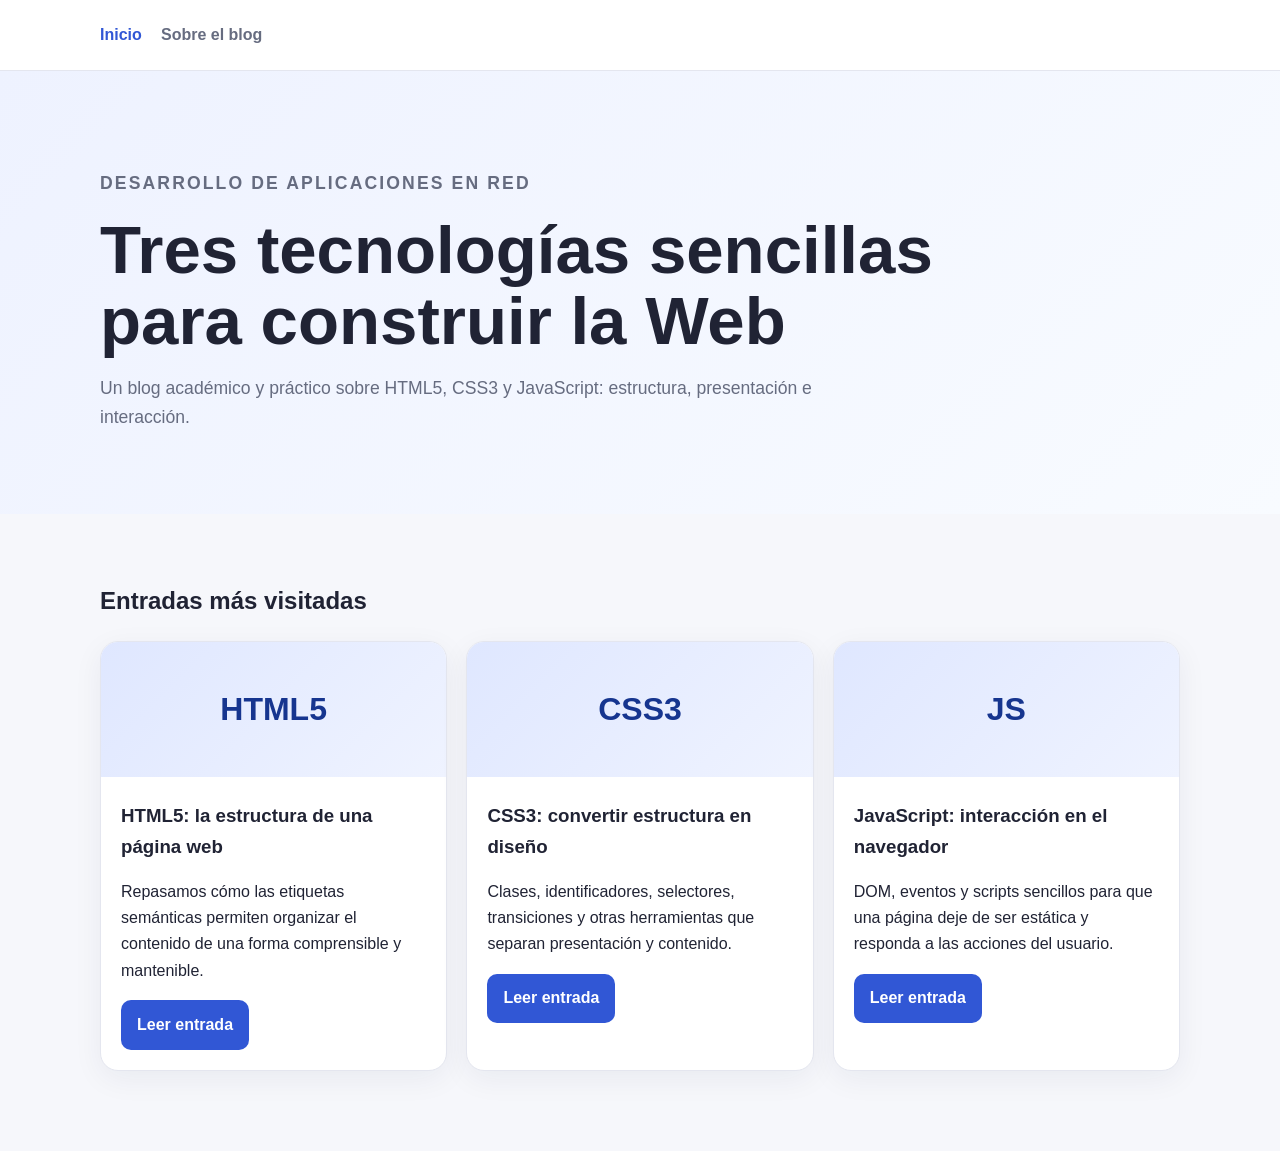
<file: index.html>
<!doctype html>
<html lang="es">
<head>
  <meta charset="utf-8">
  <meta name="viewport" content="width=device-width, initial-scale=1">
  <meta name="description" content="Blog académico sobre HTML5, CSS3 y JavaScript.">
  <title>Web Simple | Blog de Desarrollo en Red</title>
  <link rel="stylesheet" href="css/estilos.css">
</head>
<body>
<header class="cabecera">
  <div class="contenedor nav-wrap">
    <button id="menuBtn" class="menu-btn" aria-label="Abrir menú">☰</button>
    <nav id="menu" class="menu" aria-label="Navegación principal">
      <a class="activo" href="index.html">Inicio</a>
      <a href="sobre.html">Sobre el blog</a>
    </nav>
  </div>
</header>
<main>
  <section class="hero">
    <div class="contenedor">
      <p class="etiqueta">Desarrollo de Aplicaciones en Red</p>
      <h1>Tres tecnologías sencillas para construir la Web</h1>
      <p>Un blog académico y práctico sobre HTML5, CSS3 y JavaScript: estructura, presentación e interacción.</p>
    </div>
  </section>

  <section class="contenedor seccion">
    <h2>Entradas más visitadas</h2>
    <div class="grid">
      <article class="tarjeta">
        <div class="icono">HTML5</div>
        <div class="contenido-tarjeta">
          <h3>HTML5: la estructura de una página web</h3>
          <p>Repasamos cómo las etiquetas semánticas permiten organizar el contenido de una forma comprensible y mantenible.</p>
          <a class="boton" href="posts/html5.html">Leer entrada</a>
        </div>
      </article>
      <article class="tarjeta">
        <div class="icono">CSS3</div>
        <div class="contenido-tarjeta">
          <h3>CSS3: convertir estructura en diseño</h3>
          <p>Clases, identificadores, selectores, transiciones y otras herramientas que separan presentación y contenido.</p>
          <a class="boton" href="posts/css3.html">Leer entrada</a>
        </div>
      </article>
      <article class="tarjeta">
        <div class="icono">JS</div>
        <div class="contenido-tarjeta">
          <h3>JavaScript: interacción en el navegador</h3>
          <p>DOM, eventos y scripts sencillos para que una página deje de ser estática y responda a las acciones del usuario.</p>
          <a class="boton" href="posts/javascript.html">Leer entrada</a>
        </div>
      </article>
    </div>
  </section>
</main>
<script src="js/app.js"></script>
</body>
</html>
</file>
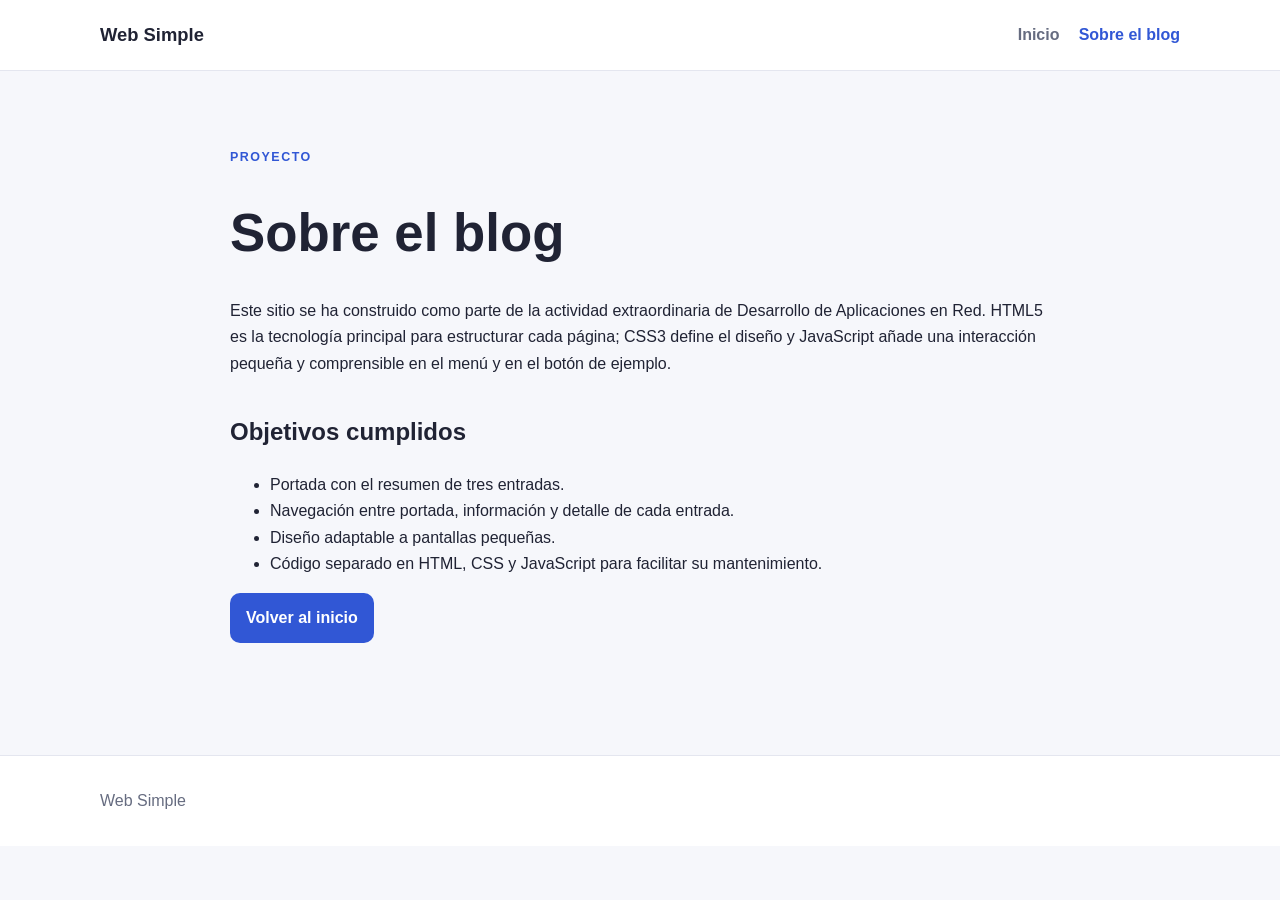
<file: sobre.html>
<!doctype html>
<html lang="es">

<head>
  <meta charset="utf-8"><meta name="viewport" content="width=device-width, initial-scale=1">
   <title> Sobre el blog | Web Simple</title>
    <link rel="stylesheet" href="css/estilos.css"></head>
<body>
  <header class="cabecera">
    <div class="contenedor nav-wrap">
      <a class="marca" href="index.html"> Web Simple</a>
     <button id="menuBtn" class="menu-btn" aria-label="Abrir menú">☰ </button>
      <nav id="menu"  class="menu">
        <a href="index.html">Inicio</a>
        <a class="activo" href="sobre.html">Sobre el blog </a>
      </nav>
    </div>
  </header>
  <main class="contenedor articulo">
    <p class="etiqueta">
      Proyecto
    </p>
    <h1>
      Sobre el blog
    </h1>
    <p>
      Este sitio se ha construido como parte de la actividad extraordinaria
      de Desarrollo de Aplicaciones en Red.
      HTML5 es la tecnología principal para estructurar cada página;
      CSS3 define el diseño y JavaScript añade una interacción pequeña
      y comprensible en el menú y en el botón de ejemplo.
    </p>
    <h2>
      Objetivos cumplidos
    </h2>
    <ul>
      <li>
        Portada con el resumen de tres entradas.
      </li>
      <li>
        Navegación entre portada, información y detalle de cada entrada.
      </li>
      <li>
        Diseño adaptable a pantallas pequeñas.
      </li>
      <li>
        Código separado en HTML, CSS y JavaScript
        para facilitar su mantenimiento.
      </li>
    </ul>
    <p><a class="boton" href="index.html">Volver al inicio</a></p>
  </main>
  <footer class="pie"> <div class="contenedor"> Web Simple </div></footer>
  <script src="js/app.js"></script>
</body>
</html>
</file>
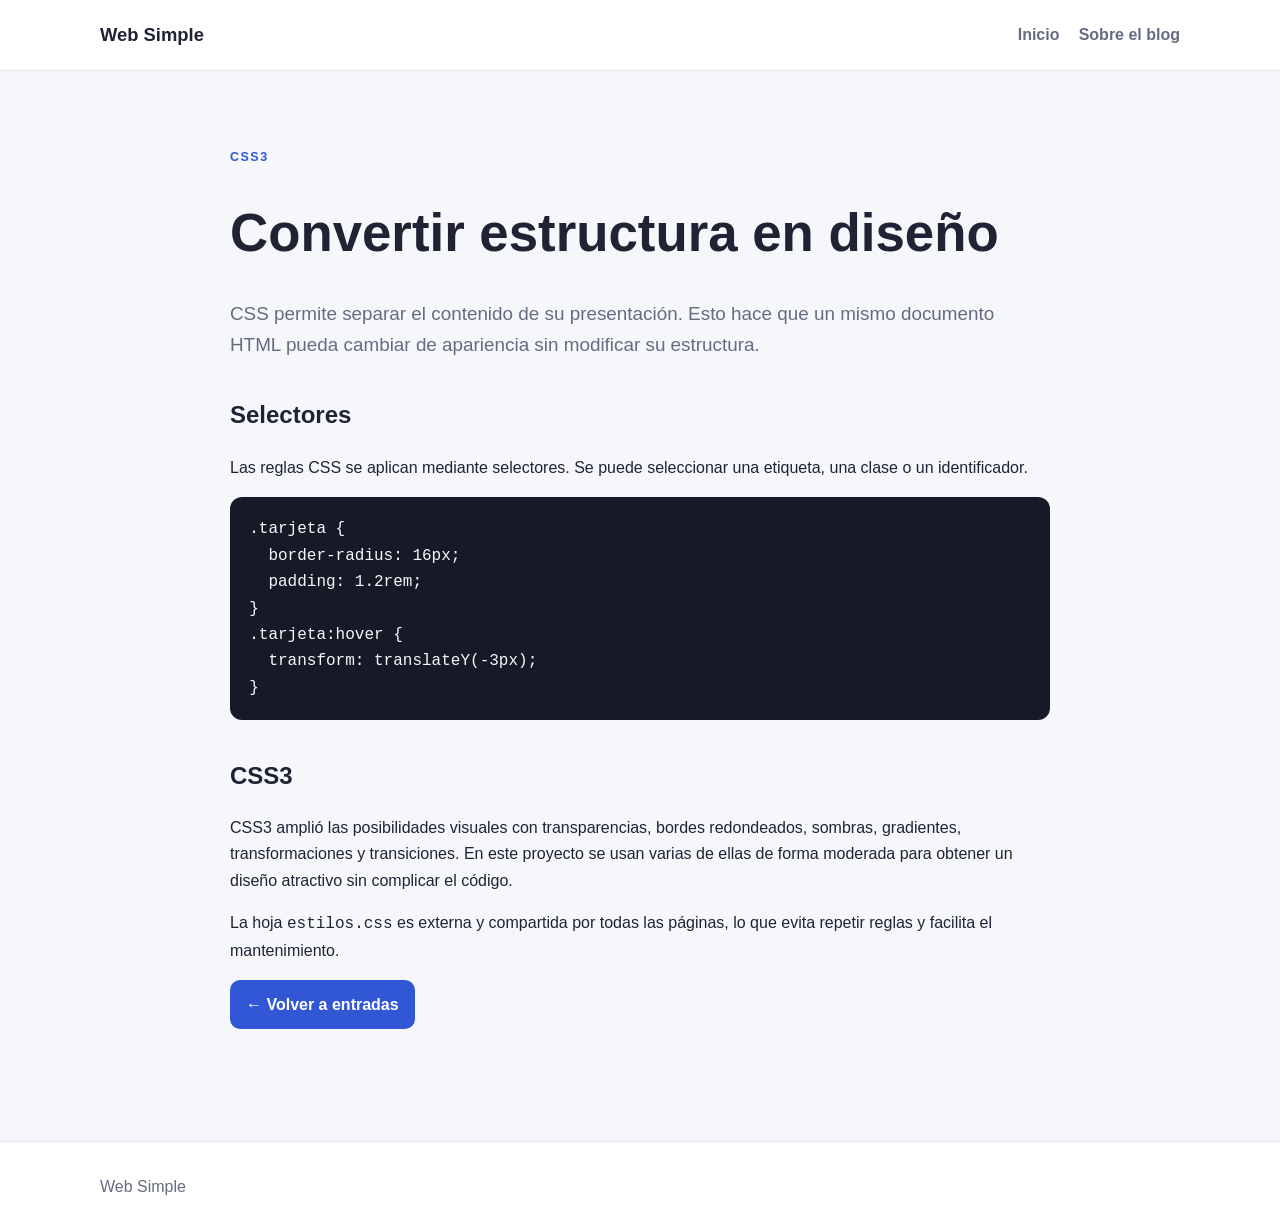
<file: posts/css3.html>
<!doctype html><html lang="es"><head><meta charset="utf-8"><meta name="viewport" content="width=device-width, initial-scale=1"><title>CSS3 | Web Simple</title><link rel="stylesheet" href="../css/estilos.css"></head>
<body><header class="cabecera"><div class="contenedor nav-wrap"><a class="marca" href="../index.html">Web Simple</a><button id="menuBtn" class="menu-btn" aria-label="Abrir menú">☰</button><nav id="menu" class="menu"><a href="../index.html">Inicio</a><a href="../sobre.html">Sobre el blog</a></nav></div></header>
<main class="contenedor articulo"><p class="etiqueta">CSS3</p><h1>Convertir estructura en diseño</h1><p class="entradilla">CSS permite separar el contenido de su presentación. Esto hace que un mismo documento HTML pueda cambiar de apariencia sin modificar su estructura.</p><h2>Selectores</h2><p>Las reglas CSS se aplican mediante selectores. Se puede seleccionar una etiqueta, una clase o un identificador.</p><pre><code>.tarjeta {
  border-radius: 16px;
  padding: 1.2rem;
}
.tarjeta:hover {
  transform: translateY(-3px);
}</code></pre><h2>CSS3</h2><p>CSS3 amplió las posibilidades visuales con transparencias, bordes redondeados, sombras, gradientes, transformaciones y transiciones. En este proyecto se usan varias de ellas de forma moderada para obtener un diseño atractivo sin complicar el código.</p><p>La hoja <code>estilos.css</code> es externa y compartida por todas las páginas, lo que evita repetir reglas y facilita el mantenimiento.</p><p><a class="boton" href="../index.html">← Volver a entradas</a></p></main><footer class="pie"><div class="contenedor">Web Simple</div></footer><script src="../js/app.js"></script></body></html>
</file>
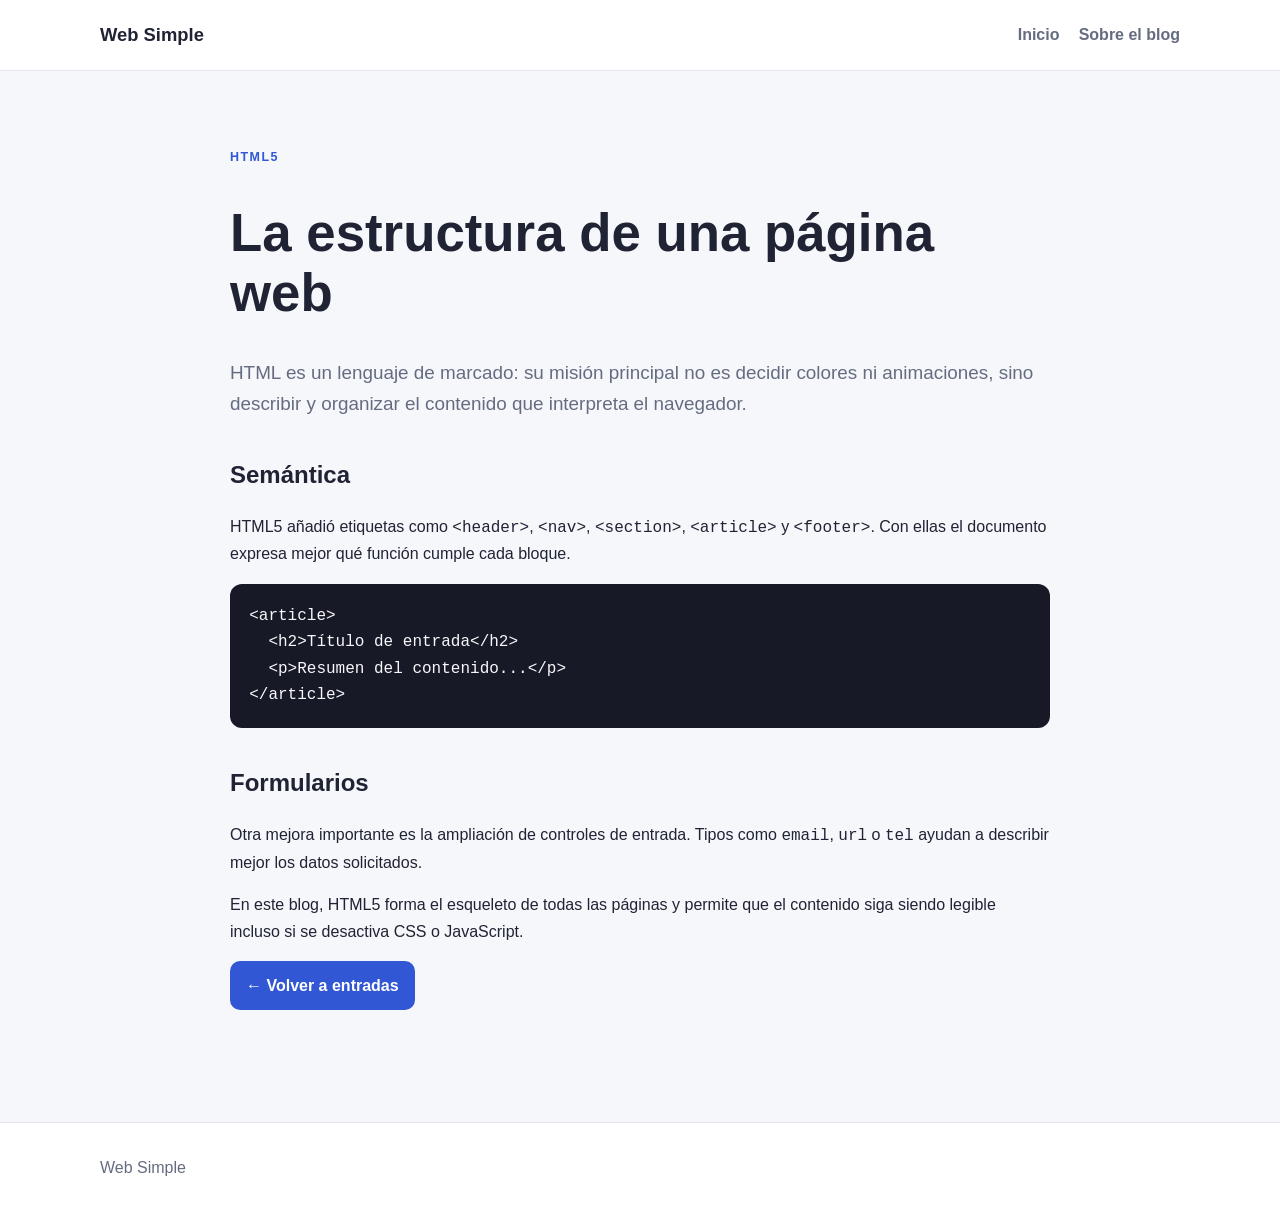
<file: posts/html5.html>
<!doctype html><html lang="es"><head><meta charset="utf-8"><meta name="viewport" content="width=device-width, initial-scale=1"><title>HTML5 | Web Simple</title><link rel="stylesheet" href="../css/estilos.css"></head>
<body><header class="cabecera"><div class="contenedor nav-wrap"><a class="marca" href="../index.html">Web Simple</a><button id="menuBtn" class="menu-btn" aria-label="Abrir menú">☰</button><nav id="menu" class="menu"><a href="../index.html">Inicio</a><a href="../sobre.html">Sobre el blog</a></nav></div></header>
<main class="contenedor articulo"><p class="etiqueta">HTML5</p><h1>La estructura de una página web</h1><p class="entradilla">HTML es un lenguaje de marcado: su misión principal no es decidir colores ni animaciones, sino describir y organizar el contenido que interpreta el navegador.</p><h2>Semántica</h2><p>HTML5 añadió etiquetas como <code>&lt;header&gt;</code>, <code>&lt;nav&gt;</code>, <code>&lt;section&gt;</code>, <code>&lt;article&gt;</code> y <code>&lt;footer&gt;</code>. Con ellas el documento expresa mejor qué función cumple cada bloque.</p><pre><code>&lt;article&gt;
  &lt;h2&gt;Título de entrada&lt;/h2&gt;
  &lt;p&gt;Resumen del contenido...&lt;/p&gt;
&lt;/article&gt;</code></pre><h2>Formularios</h2><p>Otra mejora importante es la ampliación de controles de entrada. Tipos como <code>email</code>, <code>url</code> o <code>tel</code> ayudan a describir mejor los datos solicitados.</p><p>En este blog, HTML5 forma el esqueleto de todas las páginas y permite que el contenido siga siendo legible incluso si se desactiva CSS o JavaScript.</p><p><a class="boton" href="../index.html">← Volver a entradas</a></p></main><footer class="pie"><div class="contenedor">Web Simple</div></footer><script src="../js/app.js"></script></body></html>
</file>
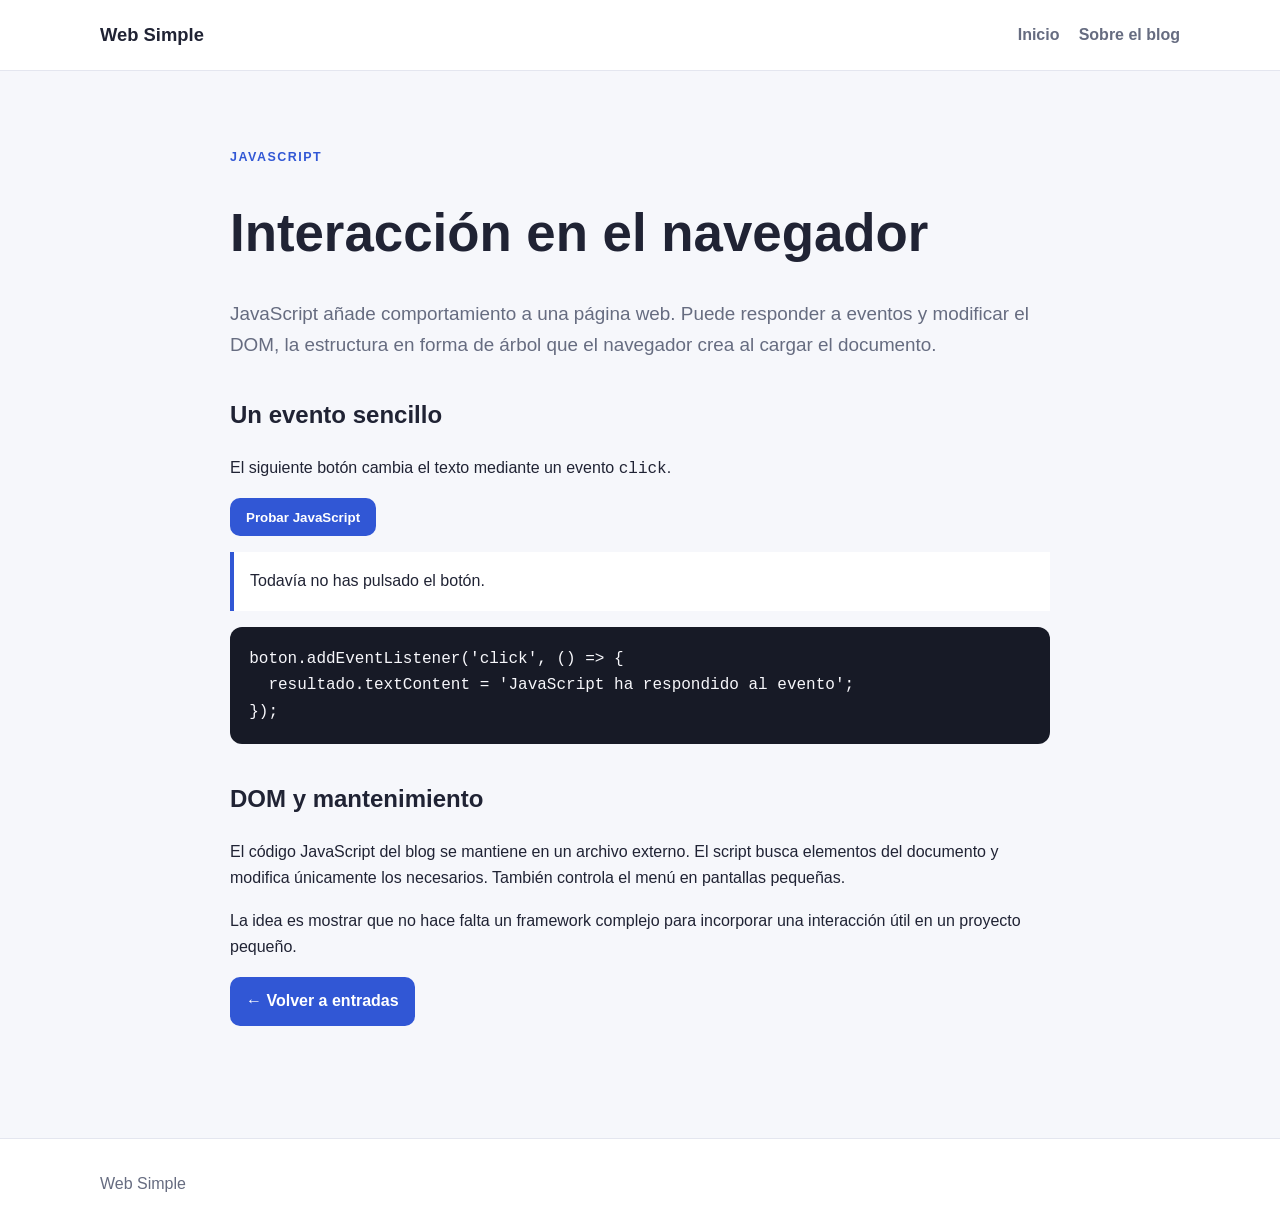
<file: posts/javascript.html>
<!doctype html><html lang="es"><head><meta charset="utf-8"><meta name="viewport" content="width=device-width, initial-scale=1"><title>JavaScript | Web Simple</title><link rel="stylesheet" href="../css/estilos.css"></head>
<body><header class="cabecera"><div class="contenedor nav-wrap"><a class="marca" href="../index.html">Web Simple</a><button id="menuBtn" class="menu-btn" aria-label="Abrir menú">☰</button><nav id="menu" class="menu"><a href="../index.html">Inicio</a><a href="../sobre.html">Sobre el blog</a></nav></div></header>
<main class="contenedor articulo"><p class="etiqueta">JavaScript</p><h1>Interacción en el navegador</h1><p class="entradilla">JavaScript añade comportamiento a una página web. Puede responder a eventos y modificar el DOM, la estructura en forma de árbol que el navegador crea al cargar el documento.</p><h2>Un evento sencillo</h2><p>El siguiente botón cambia el texto mediante un evento <code>click</code>.</p><button id="demoBtn" class="boton">Probar JavaScript</button><p id="resultado" class="resultado">Todavía no has pulsado el botón.</p><pre><code>boton.addEventListener('click', () =&gt; {
  resultado.textContent = 'JavaScript ha respondido al evento';
});</code></pre><h2>DOM y mantenimiento</h2><p>El código JavaScript del blog se mantiene en un archivo externo. El script busca elementos del documento y modifica únicamente los necesarios. También controla el menú en pantallas pequeñas.</p><p>La idea es mostrar que no hace falta un framework complejo para incorporar una interacción útil en un proyecto pequeño.</p><p><a class="boton" href="../index.html">← Volver a entradas</a></p></main><footer class="pie"><div class="contenedor">Web Simple</div></footer><script src="../js/app.js"></script></body></html>
</file>
<file: css/estilos.css>
:root {
  --fondo: #f6f7fb;
  --texto: #202334;
  --muted: #666c80;
  --card: #fff;
  --accent: #3157d5;
  --accent2: #16358f;
  --borde: #e4e6ef;
}

* {
  box-sizing: border-box;
}

body {
  margin: 0;
  font-family: Arial, Helvetica, sans-serif;
  background: var(--fondo);
  color: var(--texto);
  line-height: 1.65;
}

.contenedor {
  width: min(1080px, 92%);
  margin: auto;
}

/* CABECERA */

.cabecera {
  background: #fff;
  border-bottom: 1px solid var(--borde);
  position: sticky;
  top: 0;
  z-index: 10;
}

.nav-wrap {
  display: flex;
  align-items: center;
  justify-content: space-between;
  min-height: 70px;
}

.marca {
  font-weight: 800;
  text-decoration: none;
  color: var(--texto);
  font-size: 1.15rem;
}

/* MENÚ */

.menu {
  display: flex;
  gap: 1.2rem;
}

.menu a {
  text-decoration: none;
  color: var(--muted);
  font-weight: 600;
}

.menu a:hover,
.menu a.activo {
  color: var(--accent);
}

.menu-btn {
  display: none;
  border: 1px solid var(--borde);
  background: #fff;
  border-radius: 8px;
  padding: 0.45rem 0.6rem;
  font-size: 1.1rem;
}

/* PORTADA */

.hero {
  padding: 5rem 0 4rem;
  background: linear-gradient(135deg, #eef2ff, #f8fbff);
}

.hero h1 {
  font-size: clamp(2rem, 6vw, 4.2rem);
  line-height: 1.05;
  max-width: 850px;
  margin: 0.3rem 0 1rem;
}

.hero p {
  max-width: 760px;
  color: var(--muted);
  font-size: 1.1rem;
}

.etiqueta {
  text-transform: uppercase;
  letter-spacing: 0.12em;
  font-size: 0.78rem;
  font-weight: 800;
  color: var(--accent);
}

/* 
apartado de entradas */

.seccion {
  padding: 3rem 0 5rem;
}

.grid {
  display: grid;
  grid-template-columns: repeat(3, 1fr);
  gap: 1.2rem;
}

/* Tarjetas 
*/

.tarjeta {
  background: var(--card);
  border: 1px solid var(--borde);
  border-radius: 18px;
  overflow: hidden;
  box-shadow: 0 8px 30px rgba(25, 31, 60, 0.06);
  transition: 0.2s;
}

.tarjeta:hover {
  transform: translateY(-4px);
}

.icono {
  height: 135px;
  display: grid;
  place-items: center;
  background: linear-gradient(135deg, #dfe7ff, #eff3ff);
  font-size: 2rem;
  font-weight: 900;
  color: var(--accent2);
}

.contenido-tarjeta {
  padding: 1.25rem;
}

.contenido-tarjeta h3 {
  margin: 0.25rem 0;
}

.meta {
  color: var(--muted);
  font-size: 0.85rem;
}

/* Botones */

.boton {
  display: inline-block;
  border: 0;
  background: var(--accent);
  color: #fff;
  text-decoration: none;
  padding: 0.72rem 1rem;
  border-radius: 10px;
  font-weight: 700;
  cursor: pointer;
}

.boton:hover {
  background: var(--accent2);
}

/* Articulos */

.articulo {
  max-width: 820px;
  padding: 4rem 0 6rem;
}

.articulo h1 {
  font-size: clamp(2rem, 5vw, 3.3rem);
  line-height: 1.12;
}

.articulo h2 {
  margin-top: 2.2rem;
}

.entradilla {
  font-size: 1.18rem;
  color: var(--muted);
}

/* Bloques de codigo estilo cmd */

pre {
  overflow: auto;
  background: #171a26;
  color: #f7f7fb;
  padding: 1.2rem;
  border-radius: 12px;
}

code {
  font-family: Consolas, monospace;
}

/* RESULTADO / AVISO */

.resultado {
  padding: 1rem;
  border-left: 4px solid var(--accent);
  background: #fff;
}

/* PIE DE PÁGINA */

.pie {
  border-top: 1px solid var(--borde);
  padding: 2rem 0;
  color: var(--muted);
  background: #fff;
}


@media (max-width: 800px) {

  .grid {
    grid-template-columns: 1fr;
  }

  .menu-btn {
    display: block;
  }

  .menu {
    display: none;
    position: absolute;
    right: 4%;
    top: 62px;
    background: #fff;
    border: 1px solid var(--borde);
    border-radius: 12px;
    padding: 1rem;
    flex-direction: column;
    min-width: 190px;
    box-shadow: 0 12px 30px rgba(0, 0, 0, 0.08);
  }

  .menu.abierto {
    display: flex;
  }

  .hero {
    padding: 3.5rem 0;
  }

  .articulo {
    padding-top: 2.5rem;
  }
}
</file>
